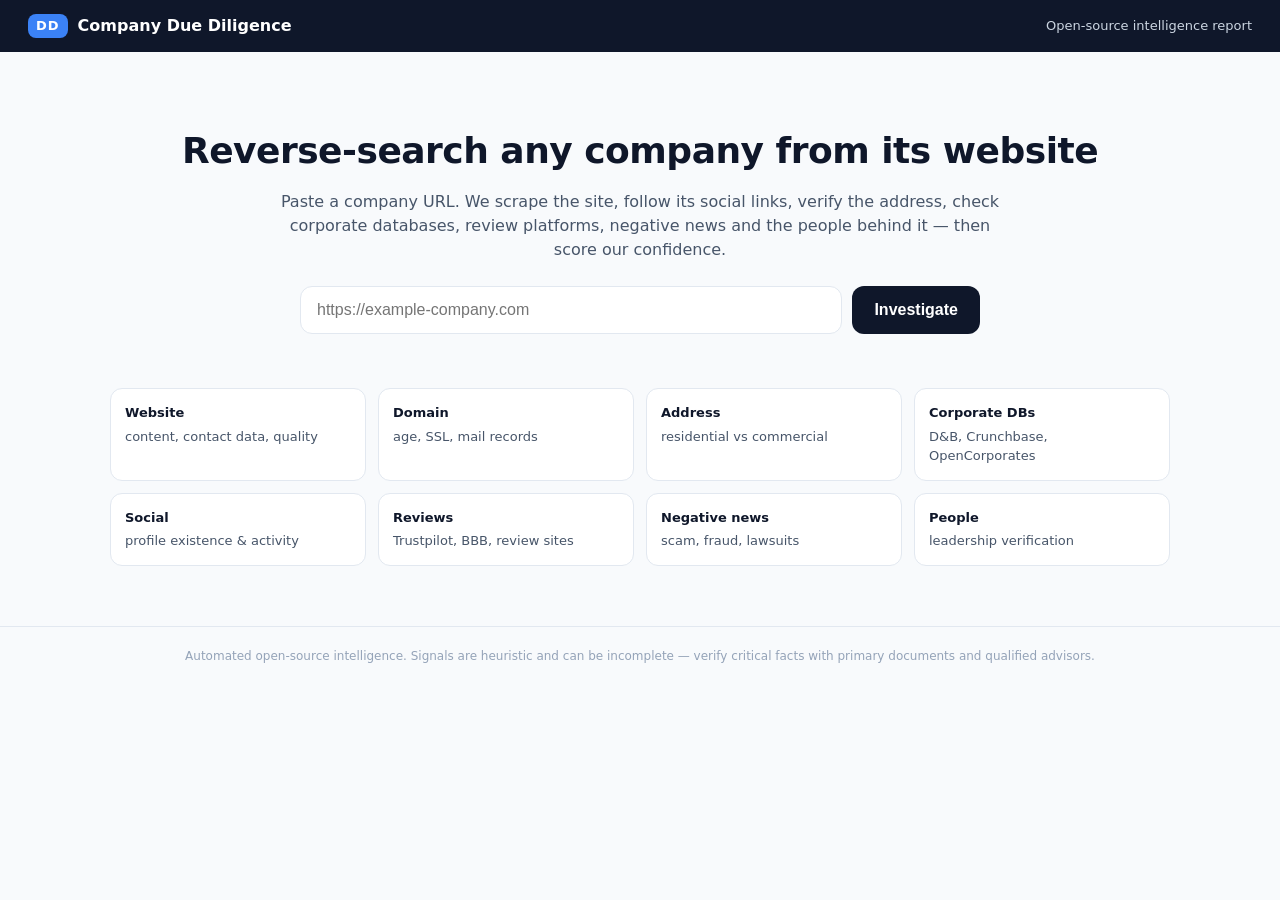
<file: webapp/frontend/index.html>
<!DOCTYPE html>
<html lang="en">
<head>
<meta charset="utf-8">
<meta name="viewport" content="width=device-width, initial-scale=1">
<title>Company Due Diligence — Reverse Search from a Website</title>
<link rel="stylesheet" href="styles.css">
</head>
<body>
<header class="topbar">
  <div class="brand"><span class="logo">DD</span> Company Due Diligence</div>
  <div class="tag">Open-source intelligence report</div>
</header>

<main id="app">
  <!-- Step 1: input -->
  <section id="view-input" class="view">
    <div class="hero">
      <h1>Reverse-search any company from its website</h1>
      <p>Paste a company URL. We scrape the site, follow its social links, verify the address, check corporate
        databases, review platforms, negative news and the people behind it — then score our confidence.</p>
      <form id="analyze-form" class="url-form">
        <input id="url-input" type="text" placeholder="https://example-company.com" autocomplete="off" required>
        <button type="submit">Investigate</button>
      </form>
      <p id="input-error" class="error" hidden></p>
    </div>
    <div class="signal-grid">
      <div class="signal"><b>Website</b>content, contact data, quality</div>
      <div class="signal"><b>Domain</b>age, SSL, mail records</div>
      <div class="signal"><b>Address</b>residential vs commercial</div>
      <div class="signal"><b>Corporate DBs</b>D&amp;B, Crunchbase, OpenCorporates</div>
      <div class="signal"><b>Social</b>profile existence &amp; activity</div>
      <div class="signal"><b>Reviews</b>Trustpilot, BBB, review sites</div>
      <div class="signal"><b>Negative news</b>scam, fraud, lawsuits</div>
      <div class="signal"><b>People</b>leadership verification</div>
    </div>
  </section>

  <!-- Step 2: progress -->
  <section id="view-progress" class="view" hidden>
    <div class="card progress-card">
      <h2>Investigating <span id="progress-url"></span></h2>
      <ol id="steps" class="steps"></ol>
      <p id="progress-error" class="error" hidden></p>
      <button id="cancel-btn" class="ghost">Start over</button>
    </div>
  </section>

  <!-- Step 3: report -->
  <section id="view-report" class="view" hidden></section>
</main>

<footer class="foot">Automated open-source intelligence. Signals are heuristic and can be incomplete — verify critical facts with primary documents and qualified advisors.</footer>
<script src="app.js"></script>
</body>
</html>
</file>
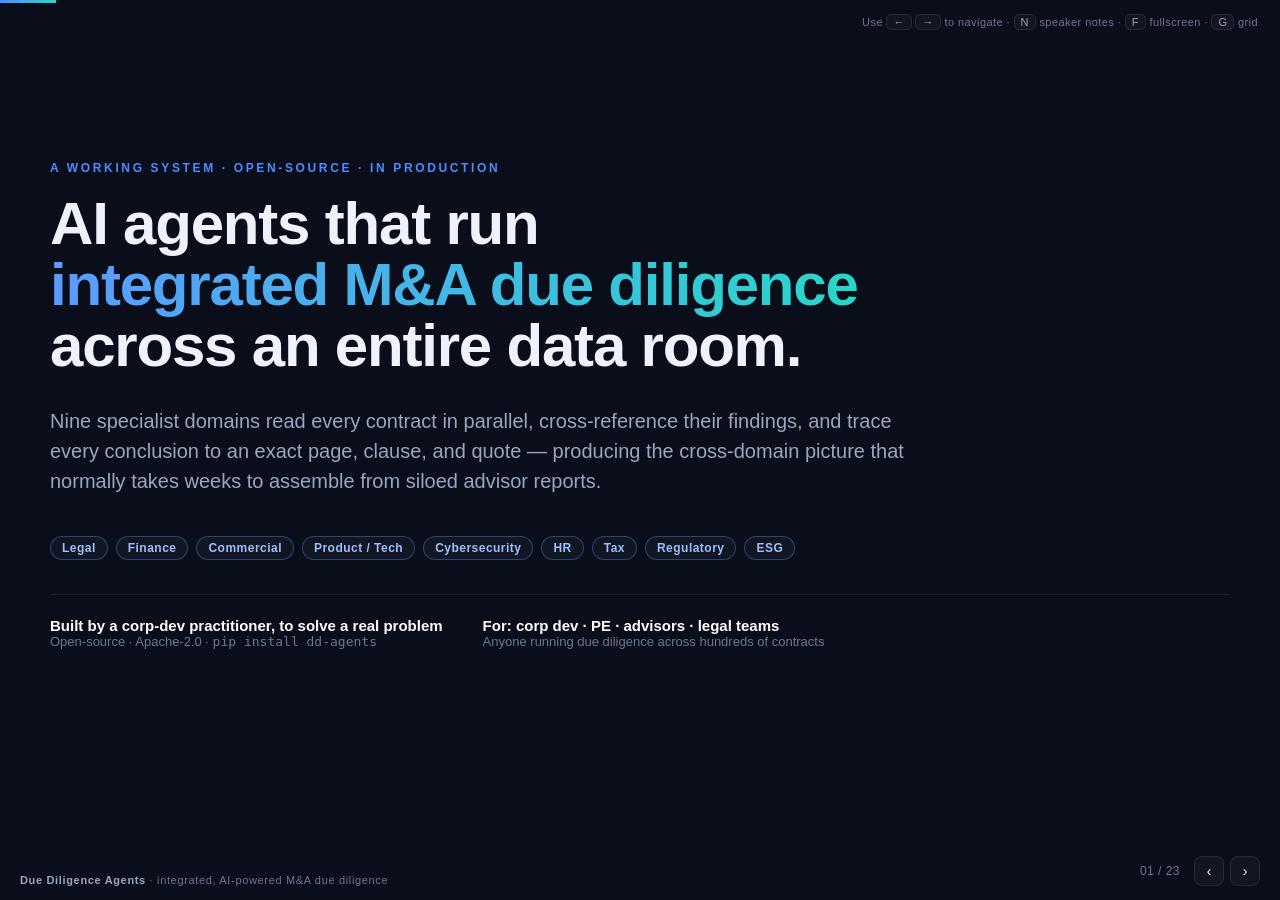
<file: docs/marketing/presentation.html>
<!DOCTYPE html>
<html lang="en">
<head>
<meta charset="UTF-8">
<meta name="viewport" content="width=device-width, initial-scale=1.0">
<title>Due Diligence Agents — Integrated, AI-Powered M&A Due Diligence</title>
<style>
  :root{
    --bg:#0a0e1a; --bg2:#0f1525; --ink:#eef2fb; --muted:#9aa6c0; --dim:#6b7794;
    --blue:#4f8cff; --cyan:#28d6c8; --green:#34d399; --amber:#f5b945; --red:#ff6b6b; --purple:#a78bfa;
    --line:rgba(255,255,255,.08); --card:rgba(255,255,255,.035); --cardline:rgba(255,255,255,.09);
    --maxw:1180px;
  }
  *{box-sizing:border-box;margin:0;padding:0}
  html,body{height:100%}
  body{
    background:var(--bg); color:var(--ink);
    font-family:-apple-system,BlinkMacSystemFont,"Segoe UI",Inter,Roboto,Helvetica,Arial,sans-serif;
    -webkit-font-smoothing:antialiased; overflow:hidden;
  }
  code,.mono{font-family:"SF Mono",ui-monospace,Menlo,Monaco,Consolas,monospace}

  /* ---------- deck mechanics ---------- */
  #deck{position:fixed;inset:0;overflow:hidden}
  .slide{
    position:absolute;inset:0;display:none;
    overflow-y:auto;overflow-x:hidden;
    padding:54px 48px 84px;
    animation:fade .35s ease;
  }
  .slide.active{display:block}
  @keyframes fade{from{opacity:0;transform:translateY(8px)}to{opacity:1;transform:none}}
  .wrap{max-width:var(--maxw);margin:0 auto}

  /* progress + chrome */
  #bar{position:fixed;top:0;left:0;height:3px;background:linear-gradient(90deg,var(--blue),var(--cyan));z-index:50;transition:width .35s ease}
  #hud{position:fixed;bottom:14px;right:20px;z-index:50;display:flex;gap:14px;align-items:center;
    font-size:12px;color:var(--dim)}
  #hud .nav{display:flex;gap:6px}
  #hud button{background:var(--card);border:1px solid var(--cardline);color:var(--ink);
    width:30px;height:30px;border-radius:8px;cursor:pointer;font-size:14px;transition:.15s}
  #hud button:hover{background:rgba(255,255,255,.1)}
  #counter{font-variant-numeric:tabular-nums;letter-spacing:.04em}
  #brandbug{position:fixed;bottom:14px;left:20px;z-index:50;font-size:11px;color:var(--dim);letter-spacing:.06em}
  #brandbug b{color:var(--muted);font-weight:600}

  /* speaker notes */
  #notes{position:fixed;left:0;right:0;bottom:0;z-index:60;
    background:rgba(8,11,20,.97);border-top:1px solid var(--line);
    backdrop-filter:blur(8px);
    max-height:42vh;overflow-y:auto;padding:18px 24px 22px;display:none;
    box-shadow:0 -20px 40px rgba(0,0,0,.5)}
  #notes.show{display:block}
  #notes h4{font-size:11px;letter-spacing:.18em;text-transform:uppercase;color:var(--cyan);margin-bottom:10px}
  #notes .body{font-size:15px;line-height:1.62;color:#cdd6ec;max-width:var(--maxw);margin:0 auto}
  #notes .body li{margin:5px 0 5px 18px}
  #notes .body strong{color:#fff}
  #notes .body em{color:var(--amber);font-style:normal}

  /* ---------- typography ---------- */
  .kicker{font-size:12px;letter-spacing:.22em;text-transform:uppercase;color:var(--blue);font-weight:700;margin-bottom:18px}
  .kicker.c{color:var(--cyan)} .kicker.g{color:var(--green)} .kicker.a{color:var(--amber)}
  .kicker.r{color:var(--red)} .kicker.p{color:var(--purple)}
  h1{font-size:60px;line-height:1.02;font-weight:800;letter-spacing:-.02em;margin-bottom:22px}
  h2{font-size:42px;line-height:1.06;font-weight:800;letter-spacing:-.015em;margin-bottom:14px}
  h3{font-size:21px;font-weight:700;margin-bottom:8px}
  .sub{font-size:20px;line-height:1.5;color:var(--muted);max-width:880px;margin-bottom:30px}
  .sub.tight{margin-bottom:18px}
  p{font-size:17px;line-height:1.6;color:#c6cfe6}
  .grad-b{background:linear-gradient(90deg,#5b9bff,#28d6c8);-webkit-background-clip:text;background-clip:text;color:transparent}
  .grad-g{background:linear-gradient(90deg,#34d399,#28d6c8);-webkit-background-clip:text;background-clip:text;color:transparent}
  .grad-a{background:linear-gradient(90deg,#f5b945,#ff8f6b);-webkit-background-clip:text;background-clip:text;color:transparent}
  .grad-p{background:linear-gradient(90deg,#a78bfa,#5b9bff);-webkit-background-clip:text;background-clip:text;color:transparent}

  /* ---------- layout helpers ---------- */
  .grid{display:grid;gap:18px}
  .g2{grid-template-columns:1fr 1fr}
  .g3{grid-template-columns:repeat(3,1fr)}
  .g4{grid-template-columns:repeat(4,1fr)}
  .card{background:var(--card);border:1px solid var(--cardline);border-radius:14px;padding:22px}
  .card.tint-b{border-color:rgba(79,140,255,.3);background:rgba(79,140,255,.06)}
  .card.tint-g{border-color:rgba(52,211,153,.28);background:rgba(52,211,153,.06)}
  .card.tint-a{border-color:rgba(245,185,69,.28);background:rgba(245,185,69,.06)}
  .card.tint-r{border-color:rgba(255,107,107,.28);background:rgba(255,107,107,.06)}
  .card.tint-p{border-color:rgba(167,139,250,.28);background:rgba(167,139,250,.06)}
  .card h3{font-size:18px}
  .card p{font-size:15px;color:var(--muted);line-height:1.55}
  .card .lead{font-size:14px;color:var(--dim);letter-spacing:.04em;text-transform:uppercase;font-weight:700;margin-bottom:10px}

  .stat{font-size:50px;font-weight:800;letter-spacing:-.02em;line-height:1}
  .stat.b{color:var(--blue)} .stat.c{color:var(--cyan)} .stat.g{color:var(--green)}
  .stat.a{color:var(--amber)} .stat.r{color:var(--red)} .stat.p{color:var(--purple)}
  .statlbl{font-size:13px;color:var(--muted);margin-top:8px;line-height:1.4}

  .pill{display:inline-block;font-size:12px;font-weight:700;letter-spacing:.04em;
    padding:4px 11px;border-radius:999px;border:1px solid var(--cardline);background:var(--card);color:var(--muted)}
  .pill.b{color:#9cc0ff;border-color:rgba(79,140,255,.4)}
  .pill.g{color:#8ef0c8;border-color:rgba(52,211,153,.4)}
  .pill.a{color:#ffd98a;border-color:rgba(245,185,69,.4)}
  .pill.r{color:#ffb0b0;border-color:rgba(255,107,107,.4)}
  .pill.p{color:#cdb8ff;border-color:rgba(167,139,250,.4)}

  ul.clean{list-style:none}
  ul.clean li{position:relative;padding-left:24px;margin:11px 0;font-size:16px;line-height:1.5;color:#c6cfe6}
  ul.clean li::before{content:"";position:absolute;left:4px;top:9px;width:7px;height:7px;border-radius:2px;background:var(--blue)}
  ul.clean.g li::before{background:var(--green)} ul.clean.a li::before{background:var(--amber)}
  ul.clean.r li::before{background:var(--red)} ul.clean.p li::before{background:var(--purple)}
  ul.clean li b{color:#fff}

  .flowstep{display:flex;gap:14px;align-items:flex-start;margin:13px 0}
  .flowstep .n{flex:none;width:30px;height:30px;border-radius:8px;background:var(--card);border:1px solid var(--cardline);
    display:flex;align-items:center;justify-content:center;font-size:13px;font-weight:700;color:var(--cyan)}
  .flowstep .t{font-size:16px;font-weight:700;color:#fff;margin-bottom:2px}
  .flowstep .d{font-size:14px;color:var(--muted);line-height:1.45}

  /* architecture flow diagram */
  .flow{display:flex;flex-direction:column;align-items:center;gap:0;background:#070b14;border:1px solid var(--line);border-radius:14px;padding:20px 24px}
  .flow-node{width:100%;max-width:760px;text-align:center;border-radius:10px;padding:11px 18px;font-size:15px;color:#dde5f5;border:1px solid var(--cardline);background:var(--card)}
  .flow-node b{color:#fff;font-weight:700;letter-spacing:.01em}
  .flow-node .fn-sub{display:block;font-size:12.5px;color:var(--dim);margin-top:3px;letter-spacing:.01em}
  .flow-node .fn-note{font-size:13px;color:var(--dim)}
  .flow-node .fn-note::before{content:"← "}
  .flow-node.input{border-color:rgba(40,214,200,.35);background:rgba(40,214,200,.07)}
  .flow-node.input .fn-sub{color:#7fd9d0}
  .flow-node.orch{border-color:rgba(245,185,69,.45);background:rgba(245,185,69,.09);max-width:820px}
  .flow-node.orch b{color:var(--amber)}
  .flow-node.orch .fn-sub{color:#e8c98a}
  .flow-node.step.purple{border-color:rgba(167,139,250,.32);background:rgba(167,139,250,.07);max-width:820px}
  .flow-node.step.purple b{color:#cdb8ff}
  .flow-node.output{border-color:rgba(52,211,153,.4);background:rgba(52,211,153,.1);color:#8ef0c8;font-weight:700;max-width:420px}
  .flow-arr{color:var(--dim);font-size:13px;line-height:1.2;padding:7px 0;display:flex;align-items:center;gap:9px}
  .flow-arr .fn-note{color:var(--muted);font-size:13px}
  .flow-chips{display:flex;flex-wrap:wrap;justify-content:center;gap:7px;max-width:820px}
  .flow-chips .fc{font-size:13px;font-weight:600;color:#9cc0ff;padding:6px 13px;border-radius:8px;
    border:1px solid rgba(79,140,255,.32);background:rgba(79,140,255,.08)}

  .codebox{background:#070b14;border:1px solid var(--line);border-radius:12px;padding:18px 20px;font-size:14px;line-height:1.7;color:#cfe3ff;overflow-x:auto;white-space:pre-wrap}
  .codebox .cm{color:#5d6b88}
  .codebox .k{color:var(--purple)}
  .codebox .s{color:var(--green)}
  .codebox .r{color:var(--red)}
  .codebox .a{color:var(--amber)}

  .callout{border-left:3px solid var(--blue);background:rgba(79,140,255,.07);border-radius:0 12px 12px 0;padding:16px 20px;margin-top:18px}
  .callout.g{border-color:var(--green);background:rgba(52,211,153,.07)}
  .callout.a{border-color:var(--amber);background:rgba(245,185,69,.07)}
  .callout.r{border-color:var(--red);background:rgba(255,107,107,.07)}
  .callout.p{border-color:var(--purple);background:rgba(167,139,250,.07)}
  .callout .lbl{font-size:11px;letter-spacing:.16em;text-transform:uppercase;font-weight:700;color:var(--blue);margin-bottom:7px}
  .callout.g .lbl{color:var(--green)} .callout.a .lbl{color:var(--amber)}
  .callout.r .lbl{color:var(--red)} .callout.p .lbl{color:var(--purple)}
  .callout p{font-size:16px;color:#dde5f5}
  .callout p b{color:#fff}

  table.t{width:100%;border-collapse:collapse;font-size:14.5px}
  table.t th{text-align:left;font-size:11px;letter-spacing:.1em;text-transform:uppercase;color:var(--dim);
    padding:9px 12px;border-bottom:1px solid var(--line);font-weight:700}
  table.t td{padding:11px 12px;border-bottom:1px solid var(--line);color:#cbd4ea;vertical-align:top;line-height:1.4}
  table.t tr:last-child td{border-bottom:none}
  table.t td b{color:#fff}
  table.t .dom{font-weight:700;color:#fff;white-space:nowrap}

  .shot{width:100%;border-radius:12px;border:1px solid var(--cardline);display:block;box-shadow:0 24px 60px rgba(0,0,0,.5)}
  .shotcap{font-size:13px;color:var(--dim);margin-top:10px;text-align:center}

  .domgrid{display:grid;grid-template-columns:repeat(3,1fr);gap:12px}
  .dom-card{border:1px solid var(--cardline);border-radius:12px;padding:15px 16px;background:var(--card);border-left-width:4px}
  .dom-card h4{font-size:15px;font-weight:700;margin-bottom:5px;color:#fff}
  .dom-card p{font-size:12.5px;color:var(--muted);line-height:1.42}

  .two{display:grid;grid-template-columns:1.05fr .95fr;gap:36px;align-items:center}
  .two.rev{grid-template-columns:.95fr 1.05fr}
  @media(max-width:900px){.two,.two.rev{grid-template-columns:1fr}}

  .tag-row{display:flex;flex-wrap:wrap;gap:8px;margin:8px 0 0}

  .big-quote{font-size:30px;line-height:1.3;font-weight:700;letter-spacing:-.01em;color:#fff;max-width:920px}
  .big-quote .grad-b,.big-quote .grad-a,.big-quote .grad-g{font-weight:800}

  .hint{position:fixed;top:16px;right:22px;z-index:50;font-size:11px;color:var(--dim);letter-spacing:.04em}
  .hint kbd{background:var(--card);border:1px solid var(--cardline);border-radius:5px;padding:1px 6px;font-family:inherit;color:var(--muted)}

  .agentbadge{display:inline-flex;align-items:center;gap:7px;font-size:13px;font-weight:600;color:#dde5f5;
    padding:5px 11px;border-radius:8px;background:var(--card);border:1px solid var(--cardline)}
  .dot{width:9px;height:9px;border-radius:50%;flex:none}

  .lim{display:grid;grid-template-columns:1fr 1fr;gap:14px}
  .lim .row{display:flex;gap:12px;align-items:flex-start}
  .lim .row .ic{flex:none;font-size:15px;color:var(--amber);font-weight:800;width:18px}

  hr.sp{border:none;height:1px;background:var(--line);margin:22px 0}
  .small{font-size:13px;color:var(--dim)}
  .center{text-align:center}
</style>
</head>
<body>
<div id="bar"></div>
<div class="hint">Use <kbd>←</kbd> <kbd>→</kbd> to navigate · <kbd>N</kbd> speaker notes · <kbd>F</kbd> fullscreen · <kbd>G</kbd> grid</div>

<div id="deck">

<!-- ============ 1 · COVER ============ -->
<section class="slide active">
  <div class="wrap" style="display:flex;flex-direction:column;justify-content:center;min-height:78vh">
    <div class="kicker">A working system · open-source · in production</div>
    <h1>AI agents that run<br><span class="grad-b">integrated M&A due diligence</span><br>across an entire data room.</h1>
    <p class="sub" style="margin-top:8px">Nine specialist domains read every contract in parallel, cross-reference their findings, and trace every conclusion to an exact page, clause, and quote — producing the cross-domain picture that normally takes weeks to assemble from siloed advisor reports.</p>
    <div class="tag-row" style="margin-top:10px">
      <span class="pill b">Legal</span><span class="pill b">Finance</span><span class="pill b">Commercial</span>
      <span class="pill b">Product / Tech</span><span class="pill b">Cybersecurity</span><span class="pill b">HR</span>
      <span class="pill b">Tax</span><span class="pill b">Regulatory</span><span class="pill b">ESG</span>
    </div>
    <hr class="sp" style="margin:34px 0 22px">
    <div style="display:flex;gap:40px;flex-wrap:wrap;align-items:center">
      <div><div style="font-size:15px;color:#fff;font-weight:700">Built by a corp-dev practitioner, to solve a real problem</div><div class="small">Open-source · Apache-2.0 · <span class="mono">pip install dd-agents</span></div></div>
      <div><div style="font-size:15px;color:#fff;font-weight:700">For: corp dev · PE · advisors · legal teams</div><div class="small">Anyone running due diligence across hundreds of contracts</div></div>
    </div>
  </div>
</section>

<!-- ============ 2 · 60-SECOND VERSION ============ -->
<section class="slide">
  <div class="wrap">
    <div class="kicker c">The 60-second version</div>
    <h2>What this is, before we go deep.</h2>
    <p class="sub tight">If you remember three things from this conversation:</p>
    <div class="grid g3" style="margin-top:8px">
      <div class="card tint-b">
        <div class="stat b">1</div>
        <h3 style="margin-top:14px">It connects the dots advisors don't</h3>
        <p>Legal, Finance, Commercial, Tech all flag the <i>same</i> counterparty separately. This automatically links a change-of-control clause (Legal) to the revenue concentrated under it (Finance) to the key-person who owns it (HR) — one compound risk, not four disconnected memos.</p>
      </div>
      <div class="card tint-g">
        <div class="stat g">2</div>
        <h3 style="margin-top:14px">Every finding is provable</h3>
        <p>No "the AI thinks." Each finding carries the source file, page, section, and a verbatim quote — verified against the actual document. Unverifiable claims are auto-downgraded. It's built to survive an IC and a regulator, not to impress a demo.</p>
      </div>
      <div class="card tint-a">
        <div class="stat a">3</div>
        <h3 style="margin-top:14px">It accelerates your team — doesn't replace advisors</h3>
        <p>First-read across hundreds of contracts in hours instead of weeks; standardized across every deal you screen. Your counsel and bankers still sign the conclusions — they just start from a cross-referenced map instead of a blank page.</p>
      </div>
    </div>
    <div class="callout">
      <div class="lbl">Output</div>
      <p>One run produces an <b>interactive HTML report</b> (Go/No-Go verdict → action items → domain detail → full evidence), a <b>14-sheet Excel workbook</b> for downstream modeling, and <b>per-finding JSON</b> with citations. Open it offline in a browser. Filter to "P0 only" and share the URL with the deal team.</p>
    </div>
  </div>
</section>

<!-- ============ 3 · WHY I BUILT IT ============ -->
<section class="slide">
  <div class="wrap">
    <div class="kicker">Why this exists</div>
    <h2>I built it to solve my own problem.</h2>
    <div class="two" style="margin-top:24px">
      <div>
        <p style="font-size:19px;line-height:1.6;color:#dde5f5">As a corp-dev lead, I'd spend <b style="color:#fff">weeks assembling the cross-domain picture</b> from siloed advisor reports. Legal, financial, and commercial teams all flagged the same target independently — with nobody connecting the dots.</p>
        <p style="font-size:19px;line-height:1.6;color:#dde5f5;margin-top:18px">A termination clause in one contract and a revenue-concentration risk in the <i>same</i> counterparty would sit in two separate workstreams — if they were flagged at all.</p>
        <div class="callout p" style="margin-top:24px">
          <div class="lbl">The realization</div>
          <p>The analysis wasn't the hard part. <b>The integration was.</b> Nine workstreams, hundreds of documents, no shared index, no cross-reference, and a clock that keeps compressing. That's a systems problem — and systems problems have engineering answers.</p>
        </div>
      </div>
      <div>
        <div class="card">
          <div class="lead">What a real run looks like</div>
          <ul class="clean">
            <li><b>200+ counterparties</b> across a single target's contract base</li>
            <li><b>400–500 documents</b> — PDFs, Word, Excel, scans, images</li>
            <li><b>9 domains × every document</b>, in parallel</li>
            <li>Thousands of raw findings → <b>filtered to what's material</b></li>
            <li>Every survivor <b>traced to a page and a quote</b></li>
          </ul>
          <hr class="sp">
          <p class="small">This isn't a prototype. It's an open-source package (<span class="mono">pip install dd-agents</span>), 60k+ lines, 4,000+ tests, strict-typed, Apache-2.0 — running on real deal data rooms.</p>
        </div>
      </div>
    </div>
  </div>
</section>

<!-- ============ 4 · THE INDUSTRY PROBLEM ============ -->
<section class="slide">
  <div class="wrap">
    <div class="kicker r">The industry problem you already live</div>
    <h2>DD runs in silos. The clock keeps shrinking. The cost is sunk either way.</h2>
    <div class="grid g4" style="margin-top:26px">
      <div class="card"><div class="stat r">31%</div><div class="statlbl">of M&amp;A failures trace back to due-diligence shortcomings <span class="small">(HBR / McKinsey / KPMG)</span></div></div>
      <div class="card"><div class="stat a">6→3 wks</div><div class="statlbl">DD timelines compressing — same scope, half the time</div></div>
      <div class="card"><div class="stat b">1–3%</div><div class="statlbl">corp-dev screen-to-close rate; 200–1,000+ screened/yr, DD cost sunk on every deal that dies</div></div>
      <div class="card"><div class="stat g">74→95%</div><div class="statlbl">AI contract-analysis accuracy with clause-aware prompting <span class="small">(Addleshaw Goddard, 510 contracts)</span></div></div>
    </div>
    <div class="grid g2" style="margin-top:20px">
      <div class="card tint-b">
        <div class="lead">Demand is already here</div>
        <p style="font-size:16px"><b style="color:#fff">86%</b> of M&amp;A organizations have integrated GenAI into deal workflows (Deloitte 2025). Roughly half of practitioners now use AI in DD specifically (Bain). ~<b style="color:#fff">$4.9T</b> in 2025 deal activity, AI cited as rationale in a third of the 100 largest deals (PwC).</p>
      </div>
      <div class="card tint-a">
        <div class="lead">But the tools are fragmented</div>
        <p style="font-size:16px">Existing tools are <b style="color:#fff">single-domain and legal-centric</b> (Luminance, Kira/Litera, Harvey), single-function (VDRs, CLM), or a build-it-yourself GenAI framework. <b style="color:#fff">None do multi-domain forensic DD with adversarial cross-validation</b> across all nine workstreams. That gap is what this fills.</p>
      </div>
    </div>
  </div>
</section>

<!-- ============ 5 · WHAT GETS ANALYZED (9 DOMAINS) ============ -->
<section class="slide">
  <div class="wrap">
    <div class="kicker">What gets analyzed</div>
    <h2>Nine specialist lenses — each a domain expert, not a generalist.</h2>
    <p class="sub tight">Every document is read by all nine in parallel. Each carries deep, deal-aware domain logic (e.g. Legal disaggregates change-of-control into five distinct subtypes). Enable/disable any of them per deal in config.</p>
    <div class="domgrid" style="margin-top:8px">
      <div class="dom-card" style="border-left-color:#4f8cff"><h4>⚖️ Legal</h4><p>Change-of-control (5 subtypes), anti-assignment, termination rights, IP ownership &amp; freedom-to-operate, indemnities, liability caps, governance graph</p></div>
      <div class="dom-card" style="border-left-color:#34d399"><h4>💰 Finance</h4><p>Revenue cross-referencing (flags &gt;5% ARR mismatch), revenue decomposition, unit economics (CAC/LTV/NRR/GRR), pricing compliance, insurance program</p></div>
      <div class="dom-card" style="border-left-color:#f5b945"><h4>📊 Commercial</h4><p>Renewals, churn, SLA &amp; service-credit exposure, customer concentration (&gt;30% flag), MFN clauses, supply-chain &amp; operational capacity</p></div>
      <div class="dom-card" style="border-left-color:#a78bfa"><h4>🛠️ Product / Tech</h4><p>DPA analysis, SOC 2 / ISO 27001, technical SLAs, integration &amp; migration complexity, data portability, technical debt, vendor lock-in</p></div>
      <div class="dom-card" style="border-left-color:#28d6c8"><h4>🔒 Cybersecurity</h4><p>Breach history, identity &amp; access, encryption, incident response (MTTD/MTTR), vuln management, third-party risk, cyber insurance</p></div>
      <div class="dom-card" style="border-left-color:#ff6b6b"><h4>👥 HR / People</h4><p>Comp &amp; benefits liabilities, key-talent retention, CoC acceleration / golden parachutes, labor &amp; union exposure, succession, classification</p></div>
      <div class="dom-card" style="border-left-color:#5b9bff"><h4>🧾 Tax</h4><p>Income tax, transfer pricing, NOLs &amp; §382, sales/use nexus, international &amp; deal-structure tax, provisions, controversy</p></div>
      <div class="dom-card" style="border-left-color:#8ef0c8"><h4>📋 Regulatory</h4><p>License transferability, antitrust (HSR/EU, HHI), data-privacy regulation, AML/sanctions, government contracts, sector rules</p></div>
      <div class="dom-card" style="border-left-color:#ffd98a"><h4>🌱 ESG</h4><p>Environmental contamination, permits, climate/carbon (Scope 1/2/3), hazardous materials, ESG governance &amp; disclosure (CSRD/TCFD)</p></div>
    </div>
    <div class="callout"><div class="lbl">Extensible</div><p>External specialists plug in via a Python entry-point — no core changes. Three built-in extensions already exist: Insurance→Finance, Operations→Commercial, IP-Deep→Legal.</p></div>
  </div>
</section>

<!-- ============ 6 · WHO IT'S FOR / DEAL SHAPES ============ -->
<section class="slide">
  <div class="wrap">
    <div class="kicker p">Who this is for</div>
    <h2>Built for the serial, programmatic acquirer — across very different risk shapes.</h2>
    <p class="sub tight">A small in-house team running many deals a year. Different targets, different data rooms — but the same nine workstreams every time. That's the exact profile where a standardized, repeatable DD engine compounds in value.</p>
    <div class="two" style="margin-top:6px">
      <div>
        <table class="t">
          <tr><th>Deal shape</th><th>Where the risk concentrates</th></tr>
          <tr><td class="dom">AI / IP-heavy target</td><td>Model IP &amp; data rights, open-source exposure, DPAs, cross-border tax</td></tr>
          <tr><td class="dom">Public-company carve-out</td><td>SEC-grade scrutiny, regulatory clearance (CFIUS/HSR), ARR quality</td></tr>
          <tr><td class="dom">VC-backed SaaS</td><td>Customer concentration, churn, retention, revenue quality</td></tr>
          <tr><td class="dom">Regulated fintech / health</td><td>Financial-crime / AML / sector compliance, license transferability</td></tr>
          <tr><td class="dom">Platform / bolt-on</td><td>Commercial commitments, contract assignment, integration</td></tr>
        </table>
        <p class="small" style="margin-top:12px">Each row is a <i>different</i> data-room shape — but the same nine domains, run the same disciplined way.</p>
      </div>
      <div>
        <div class="card tint-p">
          <div class="lead">The fit, in one line</div>
          <p style="font-size:17px;color:#dde5f5">Your repeating DD workstreams <b style="color:#fff">are this tool's nine agents.</b></p>
          <hr class="sp">
          <ul class="clean p">
            <li><b>AI / IP deals:</b> Product/Tech agent on model IP, data rights, DPAs, open-source exposure</li>
            <li><b>CCaaS / SaaS:</b> Finance + Commercial on ARR quality, churn, customer concentration, at-risk revenue</li>
            <li><b>Regulated targets:</b> Regulatory agent on AML/sanctions, license transferability</li>
            <li><b>Cross-border deals:</b> Tax agent on transfer pricing &amp; structure; Regulatory on CFIUS/HSR filings</li>
            <li><b>Public carve-outs:</b> citation-grade audit trail that holds up to SEC scrutiny</li>
          </ul>
        </div>
      </div>
    </div>
  </div>
</section>

<!-- ============ 7 · THE REPORT (DASHBOARD SHOT) ============ -->
<section class="slide">
  <div class="wrap">
    <div class="kicker c">Let me show you the output first</div>
    <h2>The deal lead gets the answer in 30 seconds — then drills down.</h2>
    <div class="two rev" style="margin-top:18px">
      <div>
        <img class="shot" src="screenshots/01-executive-dashboard.png" alt="Executive dashboard with Go/No-Go verdict, key takeaways, severity distribution">
        <div class="shotcap">Layer 1 — the decision zone, visible on load. Verdict + narrative + 9-domain risk strip + open items.</div>
      </div>
      <div>
        <h3 style="color:var(--cyan)">Progressive disclosure, four layers</h3>
        <div class="flowstep"><div class="n">1</div><div><div class="t">Decision</div><div class="d">Go / Conditional Go / Proceed-with-Conditions / No-Go, with a narrative explaining <i>why</i>, top deal-breakers, and revenue exposure.</div></div></div>
        <div class="flowstep"><div class="n">2</div><div><div class="t">Actions</div><div class="d">Recommendations grouped Pre-close → 30d → 90d → Long-term, each with owner, effort, and the finding it ties to.</div></div></div>
        <div class="flowstep"><div class="n">3</div><div><div class="t">Domains</div><div class="d">Nine domain cards + the cross-domain correlation matrix + deep dives.</div></div></div>
        <div class="flowstep"><div class="n">4</div><div><div class="t">Evidence</div><div class="d">Every finding, sortable, with file/page/quote. Nothing is asserted without it.</div></div></div>
        <div class="callout c"><p><b>Self-contained &amp; offline.</b> One HTML file, zero network calls, XSS-safe. Filter to "P0 only," and the URL itself encodes the filter — share it with the deal team.</p></div>
      </div>
    </div>
  </div>
</section>

<!-- ============ 8 · CROSS-DOMAIN SYNTHESIS ============ -->
<section class="slide">
  <div class="wrap">
    <div class="kicker p">The single biggest differentiator</div>
    <h2>It finds the risk that <span class="grad-p">lives between domains</span>.</h2>
    <div class="two" style="margin-top:18px">
      <div>
        <p style="font-size:18px;color:#dde5f5">A change-of-control clause is a Legal finding. The <b style="color:#fff">$2.4M ARR concentrated under that customer</b> is a Finance finding. The <b style="color:#fff">key account-owner with no successor</b> is an HR finding. Three teams, three memos, three workstreams.</p>
        <p style="font-size:18px;color:#dde5f5;margin-top:16px">This system recognizes they're <b style="color:#fff">the same compound risk on the same counterparty</b> — and escalates it accordingly.</p>
        <div class="card tint-p" style="margin-top:18px">
          <div class="lead">Compound severity escalation</div>
          <ul class="clean p">
            <li>Two P2s on the same entity across domains → <b>escalate to P1</b></li>
            <li>P1 + P2 on the same entity across domains → <b>escalate to P0</b></li>
            <li>3+ domains flagging the same entity → <b>P1 minimum</b></li>
          </ul>
        </div>
      </div>
      <div>
        <img class="shot" src="screenshots/03-cross-domain-synthesis.png" alt="Cross-domain synthesis showing compound risks across entity domains">
        <div class="shotcap">Compound-risk cards + domain-interaction matrix. The picture that used to take weeks to assemble manually.</div>
      </div>
    </div>
  </div>
</section>

<!-- ============ 9 · ARCHITECTURE OVERVIEW ============ -->
<section class="slide">
  <div class="wrap">
    <div class="kicker">How it works — the architecture</div>
    <h2>A Python pipeline drives the agents. The agents are workers, not decision-makers.</h2>
    <p class="sub tight">38 deterministic steps, 5 blocking quality gates. This control inversion is the whole ballgame — and the reason it's reliable enough for deal work.</p>
    <div class="flow" style="margin-top:6px">
      <div class="flow-node input">Data Room <span class="fn-sub">PDFs · Word · Excel · scanned images</span></div>
      <div class="flow-arr">▼ <span class="fn-note">extract · classify subjects · resolve entities · score document precedence</span></div>
      <div class="flow-node orch"><b>PYTHON ORCHESTRATOR</b> <span class="fn-sub">38-step state machine · 5 blocking gates · checkpoint / resume</span></div>
      <div class="flow-arr">▼ <span class="fn-note">9 specialists run in parallel</span></div>
      <div class="flow-chips">
        <span class="fc">Legal</span><span class="fc">Finance</span><span class="fc">Commercial</span><span class="fc">Product/Tech</span><span class="fc">Cyber</span><span class="fc">HR</span><span class="fc">Tax</span><span class="fc">Regulatory</span><span class="fc">ESG</span>
      </div>
      <div class="flow-arr">▼</div>
      <div class="flow-node step purple"><b>Cross-Domain Triggers</b> <span class="fn-note">symbolic rules, no LLM</span></div>
      <div class="flow-arr">▼</div>
      <div class="flow-node step purple"><b>Judge</b> <span class="fn-note">adversarial spot-check · re-spawn if weak</span></div>
      <div class="flow-arr">▼</div>
      <div class="flow-node step purple"><b>Merge · Dedup · Numerical Audit</b> <span class="fn-note">deterministic Python</span></div>
      <div class="flow-arr">▼</div>
      <div class="flow-node step purple"><b>Executive Synthesis</b> <span class="fn-note">Go/No-Go · severity calibration</span></div>
      <div class="flow-arr">▼</div>
      <div class="flow-node output">HTML + Excel + JSON</div>
    </div>
    <div class="callout a"><div class="lbl">Why Python-on-top, not "an agent that orchestrates"</div><p>The orchestrator can't skip a step, miscount, or proceed past a failed gate, because <b>it isn't an LLM</b> — it's code. Agents are invoked at specific steps; their output is validated by Python before the pipeline advances. Resume from any checkpoint after a failure.</p></div>
  </div>
</section>

<!-- ============ 10 · ENFORCEMENT PARADOX ============ -->
<section class="slide">
  <div class="wrap">
    <div class="kicker r">The hard lesson behind that design</div>
    <h2>Telling an LLM "you MUST" is a suggestion, not a control.</h2>
    <div class="two" style="margin-top:20px">
      <div>
        <p style="font-size:18px;color:#dde5f5">An earlier version let the LLM run the whole pipeline from a prose spec. On a real ~200-counterparty deal, we did a retrospective on the failures.</p>
        <div class="card tint-r" style="margin-top:18px">
          <div class="lead">All 17 quality failures were the same kind</div>
          <ul class="clean r">
            <li>Agents <b>skipped counterparties</b> (28 of 34 outputs produced)</li>
            <li>Produced <b>aggregate summaries</b> instead of per-subject analysis</li>
            <li><b>Fabricated citations</b> — quotes not in the source</li>
            <li><b>Missed gap detection</b> for missing referenced docs</li>
            <li>Generated <b>counts that didn't add up</b></li>
            <li>The orchestrating LLM <b>skipped its own blocking gates</b></li>
          </ul>
        </div>
      </div>
      <div>
        <div class="callout"><div class="lbl">The enforcement paradox</div><p style="font-size:17px">The LLM that's <i>told</i> to follow the rules is also the entity that <i>decides</i> whether to follow them. Markdown emphasis — "MUST", "BLOCKING", "CRITICAL" — has zero enforcement power.</p></div>
        <div class="callout g" style="margin-top:18px"><div class="lbl">The fix</div><p style="font-size:17px">Invert control. <b>Python enforces flow. Hooks enforce output format. Validation gates are <span class="mono">if/else</span> in code.</b> Coverage is verified by counting files on disk. Numbers are re-derived from source. The LLM does analysis; it never decides whether quality passed.</p></div>
        <p class="small" style="margin-top:16px">This is the difference between an impressive demo and a system a deal team can put its name on.</p>
      </div>
    </div>
  </div>
</section>

<!-- ============ 11 · ANTI-HALLUCINATION / CITATIONS ============ -->
<section class="slide">
  <div class="wrap">
    <div class="kicker g">The trust layer · citation verification</div>
    <h2>Every claim is proven against the source — or it doesn't survive.</h2>
    <p class="sub tight">When an agent says "termination right in Section 12.3," the system independently confirms that quote actually exists. This is what separates analysis from hallucination.</p>
    <div class="grid" style="grid-template-columns:1.1fr .9fr;gap:30px;margin-top:4px">
      <div>
        <div class="flowstep"><div class="n">1</div><div><div class="t">Exact page match</div><div class="d">Search the cited page. Whitespace normalized to absorb PDF column-layout artifacts.</div></div></div>
        <div class="flowstep"><div class="n">2</div><div><div class="t">Adjacent pages ±1</div><div class="d">Catches cross-page quotes and off-by-one page errors from extraction.</div></div></div>
        <div class="flowstep"><div class="n">3</div><div><div class="t">Full-document fuzzy match (≥80%)</div><div class="d">OCR'd text never matches exactly — <span class="mono">rapidfuzz</span> partial-ratio catches reformatted quotes.</div></div></div>
        <div class="flowstep"><div class="n">4</div><div><div class="t">Cross-file search</div><div class="d">Quote not in the cited file? Search all of that counterparty's docs and <b style="color:#fff">auto-correct the file attribution</b>.</div></div></div>
      </div>
      <div>
        <div class="card tint-g">
          <div class="lead">Defense in depth — layered</div>
          <ul class="clean g">
            <li><b>Structured output</b> validated against a schema; malformed output rejected on write</li>
            <li><b>Mandatory citations</b> — file, page, section, exact quote</li>
            <li><b>"NOT_FOUND" escape valve</b> — tell the model to write a gap instead of inventing</li>
            <li><b>Adversarial Judge</b> re-checks high-severity claims</li>
            <li><b>Deterministic numerical audit</b> re-derives the report's headline counts and re-checks P0/P1 quote fidelity against source</li>
            <li><b>Output-side tamper scan</b> flags prompt-injection in documents as a P1 finding</li>
          </ul>
        </div>
        <div class="callout g"><p><b>The single biggest unlock:</b> giving the model an explicit way to say <span class="mono">NOT_FOUND</span> and write a gap. Without that escape valve, models fabricate rather than admit ignorance. With it, hallucination drops sharply.</p></div>
      </div>
    </div>
  </div>
</section>

<!-- ============ 12 · NEUROSYMBOLIC TRIGGERS ============ -->
<section class="slide">
  <div class="wrap">
    <div class="kicker p">Neurosymbolic cross-domain analysis</div>
    <h2>Deterministic rules decide <span class="grad-p">when</span> a finding needs a second domain's eyes.</h2>
    <p class="sub tight">After the first pass, symbolic rules — <b>no LLM, fully auditable</b> — fire when one domain's finding has implications in another. Each fired rule spawns a focused second-pass analysis, scoped to only the cited contracts, with full provenance.</p>
    <table class="t" style="margin-top:4px">
      <tr><th>If this domain finds…</th><th>…ask this domain to</th><th></th></tr>
      <tr><td class="dom">Finance: revenue recognition issue</td><td>Legal</td><td>verify contract enforceability — ASC 606 rights, delivery criteria, clawbacks</td></tr>
      <tr><td class="dom">Legal: change-of-control risk</td><td>Finance</td><td>quantify revenue at risk if CoC terminates; acceleration; ARR/TCV impact</td></tr>
      <tr><td class="dom">Legal: termination-for-convenience</td><td>Finance</td><td>calculate at-risk remaining contract value &amp; committed vs uncommitted revenue</td></tr>
      <tr><td class="dom">Legal: IP ownership dispute</td><td>Product/Tech</td><td>assess which systems depend on the disputed IP; migration cost</td></tr>
      <tr><td class="dom">Product/Tech: cross-border data flow</td><td>Legal</td><td>verify DPA compliance — SCCs/adequacy, GDPR Art. 28, breach notice</td></tr>
      <tr><td class="dom">Commercial: SLA / service-credit risk</td><td>Finance</td><td>quantify max annual service-credit liability &amp; recurring-revenue impact</td></tr>
      <tr><td class="dom">Finance: pricing anomaly</td><td>Commercial</td><td>validate vs rate cards, volume commitments, renewal &amp; competitive benchmarks</td></tr>
    </table>
    <div class="callout p"><div class="lbl">Why this matters</div><p><b>LLMs are for judgment; code is for control.</b> The rules are pattern-matched on finding category + severity + keywords — deterministic, logged, budget-bounded (≈$5/deal cap on second-pass work). You can audit exactly why every cross-domain check fired.</p></div>
  </div>
</section>

<!-- ============ 13 · ENTITY RESOLUTION + PRECEDENCE ============ -->
<section class="slide">
  <div class="wrap">
    <div class="kicker">The invisible foundations</div>
    <h2>Two problems that, unsolved, make every downstream finding wrong.</h2>
    <div class="g2 grid" style="margin-top:20px">
      <div class="card tint-b">
        <div class="lead">Entity resolution — 6-pass cascade</div>
        <p style="margin-bottom:12px">"IBM", "International Business Machines", and subsidiary "Red Hat" — same entity in your analysis? If the system can't resolve that, consolidation breaks.</p>
        <ul class="clean">
          <li><b>1 Exact</b> · <b>2 Normalized</b> (strip Inc/Corp/LLC)</li>
          <li><b>3 Alias</b> lookup (config-driven)</li>
          <li><b>4 Fuzzy</b> token-sort (88% long / 95% short names)</li>
          <li><b>5 TF-IDF cosine</b> for transpositions</li>
          <li><b>6 Parent-child</b> hierarchy + learned matches</li>
        </ul>
        <p class="small" style="margin-top:12px">Counter-intuitive guard: names ≤5 chars never fuzzy-match — otherwise "Inc." matches everything. Every match is logged for audit.</p>
      </div>
      <div class="card tint-a">
        <div class="lead">Document precedence — which version governs</div>
        <p style="margin-bottom:12px">A data room has v1, v2_draft, v2_signed, MSA_final, MSA_executed. And an MSA governs every Order Form beneath it — until an Order Form says <i>"notwithstanding…"</i> and the child overrides the parent.</p>
        <ul class="clean a">
          <li><b>Version chains:</b> signed/executed rank 10 → draft 2 → superseded 1</li>
          <li><b>Folder tiers:</b> /Executed/ outranks /Drafts/</li>
          <li><b>Composite score:</b> version 40% · folder 30% · recency 30%</li>
          <li><b>Governance graph</b> (NetworkX): amendment chains, cascade impact, conflict detection — deterministic traversal, not LLM</li>
        </ul>
        <p class="small" style="margin-top:12px">CoC-impact query across 200 contracts resolves in ~50ms. The graph decides how clauses interact; the LLM only reads what each one says.</p>
      </div>
    </div>
  </div>
</section>

<!-- ============ 14 · SEVERITY CALIBRATION ============ -->
<section class="slide">
  <div class="wrap">
    <div class="kicker g">The judgment you'd expect from a partner</div>
    <h2>Same clause. Different deal. Different severity.</h2>
    <p class="sub tight">A raw AI flags every change-of-control clause as critical. But the <i>deal structure</i> decides what's actually material — and that context flows through the whole pipeline.</p>
    <div class="g2 grid" style="margin-top:4px">
      <div class="card tint-r">
        <div class="lead">Asset purchase</div>
        <ul class="clean r">
          <li><b>P0</b> — anti-assignment blocks transfer; get consent or lose the customer</li>
          <li><b>P1</b> — shared-services agreement must be replicated; no transition plan</li>
        </ul>
      </div>
      <div class="card tint-g">
        <div class="lead">Stock purchase — same clauses</div>
        <ul class="clean g">
          <li><b>P3</b> — legal entity doesn't change; no assignment occurs. Routine.</li>
          <li><b>P3</b> — intercompany obligations eliminated at closing. Not a risk.</li>
        </ul>
      </div>
    </div>
    <div class="callout"><div class="lbl">One severity authority — deterministic and auditable</div>
      <p>Final severity is decided <b>once</b>, by code, not scattered across the pipeline: the agent's call → deterministic recalibration of known false positives (termination-for-convenience capped at P2; competitor-only CoC → P3) → your own per-deal overrides. Every finding carries its <span class="mono">severity_source</span> and the full chain, so an IC or auditor sees exactly why each clause landed where it did. A safety bound means a user override can never silently bury a genuine deal-breaker.</p>
    </div>
    <p class="small" style="margin-top:14px">The twist seasoned people catch: some contracts treat ownership change as a "deemed assignment," so anti-assignment can trigger even in a stock deal. That's why CoC is disaggregated into five subtypes — to catch exactly this.</p>
  </div>
</section>

<!-- ============ 15 · NOISE + JUDGE ============ -->
<section class="slide">
  <div class="wrap">
    <div class="kicker a">Signal vs noise · the adversarial check</div>
    <h2>Most of what AI finds is noise. The work is killing it.</h2>
    <div class="two" style="margin-top:18px">
      <div>
        <p style="font-size:17px;color:#dde5f5">Nine agents across hundreds of documents produce <b style="color:#fff">thousands of findings.</b> Without classification, the real risks drown.</p>
        <div class="flowstep"><div class="n">1</div><div><div class="t">Noise filter</div><div class="d">"extraction failed," "binary file" — process artifacts, not findings. Removed.</div></div></div>
        <div class="flowstep"><div class="n">2</div><div><div class="t">Data-quality filter</div><div class="d">"records unavailable" — real gaps, but not material risks. Routed to an appendix.</div></div></div>
        <div class="flowstep"><div class="n">3</div><div><div class="t">Material findings</div><div class="d">What survives both filters. These drive the verdict.</div></div></div>
      </div>
      <div>
        <div class="card tint-g">
          <div class="lead">The Judge — adversarial QA</div>
          <p style="margin-bottom:10px">A separate agent spot-checks findings with <b style="color:#fff">accusatory framing</b> — "this finding appears fabricated; prove it with a direct quote." (Polite "please double-check" prompts had near-zero effect; accusatory framing improved accuracy ~9% in the research.)</p>
          <ul class="clean g">
            <li>Risk-based sampling: <b>P0 100% · P1 20% · P2 10%</b></li>
            <li>Scored across 5 weighted dimensions; threshold 70/100</li>
            <li>Weak agents <b>re-spawned</b> for a second round</li>
          </ul>
        </div>
        <div class="callout g"><p><b>Know when to stop using LLMs.</b> Validation, dedup, and audit were moved from an LLM to deterministic Python — quality went up, cost went to zero, and every failure now has a stack trace.</p></div>
      </div>
    </div>
  </div>
</section>

<!-- ============ 16 · QUALITY GATES / FAIL-CLOSED ============ -->
<section class="slide">
  <div class="wrap">
    <div class="kicker r">Fail-closed by design</div>
    <h2>Better to produce nothing than unreliable output.</h2>
    <p class="sub tight">Five blocking gates halt the pipeline on failure — they don't just log a warning nobody reads. If it can't meet the bar, it stops and tells you why.</p>
    <div class="grid g3" style="margin-top:6px">
      <div class="card"><div class="lead" style="color:var(--red)">Gate · Extraction</div><p>Halts if document text extraction systemically fails.</p></div>
      <div class="card"><div class="lead" style="color:var(--red)">Gate · Coverage</div><p>Every counterparty must be analyzed by every agent. Auto-respawn for gaps.</p></div>
      <div class="card"><div class="lead" style="color:var(--red)">Gate · Numerical audit</div><p>Source traceability, count re-derivation, cross-source &amp; cross-format consistency, plus financial-citation and quote-fidelity checks.</p></div>
      <div class="card"><div class="lead" style="color:var(--red)">Gate · QA audit</div><p>18 structural checks — manifests, citations, domain coverage, report sheets.</p></div>
      <div class="card"><div class="lead" style="color:var(--red)">Gate · Post-generation</div><p>Excel must match the numerical manifest cell-for-cell before release.</p></div>
      <div class="card tint-r"><div class="lead">Agent guardrails</div><p>Path-locked to the output dir. 50+ blocked shell patterns. Turn limits with hard kill. Agents have tools, not shell freedom.</p></div>
    </div>
    <div class="callout r"><p>Plus <b>31 Definition-of-Done checks</b> at the end and atomic, read-only handling of your data room — the tool <b>never modifies your files</b>, sends nothing home, and writes only to a separate <span class="mono">_dd/</span> directory.</p></div>
  </div>
</section>

<!-- ============ 16b · CUSTOMIZE THE ANALYSTS (NO CODE) ============ -->
<section class="slide">
  <div class="wrap">
    <div class="kicker p">Make it your firm's playbook — no code</div>
    <h2>Tune what each analyst looks for. You can add guidance; you can't remove a safety rule.</h2>
    <p class="sub tight">An M&amp;A lead can adapt the nine specialists to a deal or a house style by editing <b>markdown</b> — not Python. Drop a file per agent, or inherit a deal-type profile.</p>
    <div class="two" style="margin-top:4px">
      <div>
        <div class="codebox" style="font-size:13px">
<span class="cm"># dd-config/agents/legal.md</span>
<span class="a">---</span>
<span class="a">agent:</span> legal
<span class="a">extends:</span> saas        <span class="cm"># inherit a deal-type profile</span>
<span class="a">---</span>
<span class="s">## Persona (replaces default)</span>
Prioritize change-of-control and IP chain-of-title.
<span class="s">## Additional Focus Areas</span>
- open-source copyleft exposure
- EU data-residency commitments
<span class="s">## Severity Overrides</span>
- change_of_control: P1
        </div>
      </div>
      <div>
        <div class="card tint-p">
          <div class="lead">Inspect &amp; audit any agent — read-only</div>
          <ul class="clean p">
            <li><span class="mono">dd-agents agents list</span> — every specialist + status</li>
            <li><span class="mono">describe</span> — its persona, focus, severity rules, safety floor</li>
            <li><span class="mono">validate</span> — lint your config, fail-closed</li>
            <li><span class="mono">preview</span> — the exact prompt the model will receive</li>
          </ul>
        </div>
        <div class="callout p"><div class="lbl">Governed by design</div><p>Bundled deal-type profiles (<span class="mono">saas</span>, <span class="mono">regulated-fintech</span>, …) compose with one merge rule. A <b>non-removable safety floor</b> — citation mandate, anti-fabrication, anti-tampering — is always appended last, so no customization can weaken the controls.</p></div>
      </div>
    </div>
  </div>
</section>

<!-- ============ 17 · KNOWLEDGE COMPOUNDING ============ -->
<section class="slide">
  <div class="wrap">
    <div class="kicker">Institutional memory</div>
    <h2>Every run is smarter than the last.</h2>
    <div class="two rev" style="margin-top:18px">
      <div>
        <div class="card tint-b">
          <div class="lead">Deal Knowledge Base — compounds across runs</div>
          <ul class="clean">
            <li><b>Entity profiles &amp; clause summaries</b> — enriched each run</li>
            <li><b>Contradiction tracking</b> — "Company X says 2-yr retention; Contract Y says 5"</li>
            <li><b>Finding lineage</b> via SHA-256 fingerprint — tracked across runs even when wording changes (active → resolved → recurring)</li>
            <li><b>Append-only chronicle</b> — every run, search, annotation, timestamped</li>
            <li><b>Next run's prompts</b> include prior context, known contradictions, finding history</li>
          </ul>
        </div>
      </div>
      <div>
        <p style="font-size:19px;line-height:1.55;color:#dde5f5">Run&nbsp;1 finds the risk. <b style="color:#fff">Run&nbsp;2 knows the context</b>, catches what changed, and flags new contradictions.</p>
        <p style="font-size:19px;line-height:1.55;color:#dde5f5;margin-top:16px">The system develops institutional memory — <b style="color:#fff">like an analyst who remembers every deal they've ever worked on.</b></p>
        <div class="callout p"><div class="lbl">For a serial acquirer</div><p>Across a deal pipeline this means: re-screening a target you looked at two years ago starts from what you already learned; recurring counterparties (shared customers, common vendors) carry forward; and post-close, the same engine re-runs to track whether flagged risks were remediated.</p></div>
      </div>
    </div>
  </div>
</section>

<!-- ============ 18 · MODES / WHAT IT CAN DO ============ -->
<section class="slide">
  <div class="wrap">
    <div class="kicker c">What it can do — beyond the full run</div>
    <h2>Different jobs, one engine.</h2>
    <div class="grid g2" style="margin-top:14px">
      <div class="card tint-g"><div class="lead">Full pipeline</div><h3>Integrated due diligence</h3><p>All 9 domains, cross-referenced, 5 gates, HTML + Excel + JSON. The deep run for an active target.</p><div class="mono small" style="margin-top:10px;color:var(--green)">dd-agents run deal-config.json</div></div>
      <div class="card tint-a"><div class="lead">Quick scan · minutes</div><h3>Red-flag triage</h3><p>GREEN / YELLOW / RED across 8 deal-killer categories — litigation, IP gaps, undisclosed contracts, key-person, restatements, regulatory, customer concentration, debt covenants. A first read before you commit resources.</p><div class="mono small" style="margin-top:10px;color:var(--amber)">run --quick-scan --model-profile economy</div></div>
      <div class="card tint-b"><div class="lead">Targeted search</div><h3>Ask every contract one question</h3><p>"Does this require consent on change of control? YES/NO/NOT_ADDRESSED." → Excel with answers, citations, verification scores. The prompts file is plain JSON any lawyer can write.</p><div class="mono small" style="margin-top:10px;color:var(--blue)">dd-agents search prompts.json</div></div>
      <div class="card tint-p"><div class="lead">Post-run</div><h3>Chat · query · portfolio</h3><p>Multi-turn chat with memory over the findings; one-shot Q&amp;A; track and <b>compare risk across multiple deals</b>; export PDF; data-room quality assessment before you even start.</p><div class="mono small" style="margin-top:10px;color:var(--purple)">dd-agents chat · portfolio compare</div></div>
    </div>
    <div class="callout c"><p><b>Deployment:</b> runs entirely on your machine or your cloud (Anthropic API <i>or</i> AWS Bedrock). Docker image, Homebrew, or pip. No telemetry, no phone-home — important for confidential deal data.</p></div>
  </div>
</section>

<!-- ============ 19 · COST ============ -->
<section class="slide">
  <div class="wrap">
    <div class="kicker">Economics</div>
    <h2>Every API call is a deal cost — so cost control is built into the architecture.</h2>
    <div class="two" style="margin-top:20px">
      <div>
        <div class="card">
          <div class="lead">Right model for the right task</div>
          <div class="codebox" style="border:none;padding:0;background:none">
<span class="cm"># Three model profiles: economy / standard / premium</span>
Extraction &amp; triage:   <span class="s">Haiku</span>   <span class="cm">($0.80 / M in)</span>
Specialist analysis:   <span class="a">Sonnet</span>  <span class="cm">($3 / M in)</span>
Executive synthesis:   <span class="r">Opus</span>    <span class="cm">($15 / M in) — only where it matters</span>
          </div>
        </div>
        <div class="callout"><p>Per-agent and per-step cost tracking. <b>Hard budget limits that halt the pipeline.</b> Cross-domain second-pass work is capped (≈$5/deal default). You see the estimated cost <i>before</i> the run.</p></div>
      </div>
      <div>
        <div class="card tint-g">
          <div class="lead">Why this matters for M&amp;A</div>
          <p style="font-size:17px;color:#dde5f5">In a deal, pipeline cost shows up on <i>someone's</i> fee schedule. With intelligent cost management at every layer, the run cost stays manageable even for large data rooms.</p>
          <hr class="sp">
          <p style="font-size:17px;color:#dde5f5">The point isn't "cheaper than advisors." It's <b style="color:#fff">invaluable alongside them — additive to insight, not to the fee burden.</b> A first-read that makes the expensive hours count.</p>
        </div>
        <p class="small" style="margin-top:14px">Open-source, Apache-2.0 — no per-seat license, no SaaS subscription. The only marginal cost is the LLM tokens, on your own provider account.</p>
      </div>
    </div>
  </div>
</section>

<!-- ============ 20 · LIMITATIONS ============ -->
<section class="slide">
  <div class="wrap">
    <div class="kicker a">Where I'm honest about the edges</div>
    <h2>Current limitations.</h2>
    <p class="sub tight">A seasoned M&amp;A person will ask this anyway — so here it is straight.</p>
    <div class="lim" style="margin-top:6px">
      <div class="card">
        <div class="row"><div class="ic">→</div><div><h3 style="font-size:16px">It accelerates advisors; it doesn't replace them</h3><p class="small" style="margin-top:4px">Legal, financial, and regulatory <i>conclusions</i> still belong to qualified professionals. The tool produces analysis they build on — IC memos, negotiation checklists, integration plans.</p></div></div>
      </div>
      <div class="card">
        <div class="row"><div class="ic">→</div><div><h3 style="font-size:16px">Contract / document due diligence</h3><p class="small" style="margin-top:4px">It analyzes what's in the data room. It doesn't do management interviews, site visits, customer calls, or live financial-audit work.</p></div></div>
      </div>
      <div class="card">
        <div class="row"><div class="ic">→</div><div><h3 style="font-size:16px">Garbage in, gaps out — by design</h3><p class="small" style="margin-top:4px">Extraction is the hard 80%. Truly unreadable scans degrade gracefully (it flags a gap rather than guessing), but quality depends on data-room quality.</p></div></div>
      </div>
      <div class="card">
        <div class="row"><div class="ic">→</div><div><h3 style="font-size:16px">English-first; multilingual via OCR</h3><p class="small" style="margin-top:4px">Strongest on English contracts. 100+ language OCR is supported, but non-English legal nuance is less battle-tested.</p></div></div>
      </div>
      <div class="card">
        <div class="row"><div class="ic">→</div><div><h3 style="font-size:16px">Tuned at ~200–500 docs / ~50–200 subjects</h3><p class="small" style="margin-top:4px">File-based, no database. Excellent at typical deal scale; a mega-deal with tens of thousands of docs would want a different storage tier.</p></div></div>
      </div>
      <div class="card">
        <div class="row"><div class="ic">→</div><div><h3 style="font-size:16px">A power tool, not a turnkey SaaS</h3><p class="small" style="margin-top:4px">It's a CLI / open-source package. It assumes a technical operator to run it and a deal professional to interpret. That's also why it's adaptable to <i>your</i> playbook.</p></div></div>
      </div>
    </div>
  </div>
</section>

<!-- ============ 21 · WHERE THIS GOES ============ -->
<section class="slide">
  <div class="wrap">
    <div class="kicker p">Where this goes</div>
    <h2>From "interesting" to a standard part of the deal machine.</h2>
    <div class="grid g3" style="margin-top:14px">
      <div class="card tint-b"><div class="lead">Screening &amp; triage</div><p>Run quick-scan on every target that reaches data-room stage. Standardize the first read so the team spends expensive hours only where red flags warrant it — compounding across the hundreds of targets a corp-dev team screens each year.</p></div>
      <div class="card tint-g"><div class="lead">A house playbook (today)</div><p>Encode your severity rules, deal-type logic, and focus areas once as reusable <span class="mono">dd-config/</span> markdown profiles — then every deal is diligenced the same way, with the buyer-thesis "Acquirer Intelligence" agent mapping findings to your integration priorities.</p></div>
      <div class="card tint-a"><div class="lead">Audit-ready by default</div><p>Every finding carries its source quote, severity chain, and a config/prompt-version fingerprint. The report shows the exact analyst configuration it ran under — so an IC or regulator can trace any conclusion end-to-end.</p></div>
      <div class="card tint-p"><div class="lead">Cross-deal portfolio view</div><p>Compare risk profiles across targets you're weighing; carry institutional memory between runs; re-run post-close to track whether flagged risks were remediated.</p></div>
      <div class="card tint-r"><div class="lead">Private &amp; on your terms</div><p>Self-hosted, runs on the Anthropic API or AWS Bedrock, no telemetry. Confidential deal data never leaves your environment — a hard requirement you can't get from most SaaS DD tools.</p></div>
      <div class="card"><div class="lead">Open to collaboration</div><p>It's open source for a reason. The most useful directions come from people who run more deals than I do — which domains matter most, what the IC wants to see first. That feedback shapes where this goes next.</p></div>
    </div>
  </div>
</section>

<!-- ============ 22 · CLOSE ============ -->
<section class="slide">
  <div class="wrap" style="display:flex;flex-direction:column;justify-content:center;min-height:74vh">
    <div class="kicker g">The takeaway</div>
    <div class="big-quote">The gap between an AI demo and a system a deal team can <span class="grad-g">put its name on</span> is entirely engineering.</div>
    <p class="sub" style="margin-top:24px">74% → 95% accuracy came from extraction, chunking, citation verification, deterministic gates, and cross-domain synthesis — not from a bigger model. That discipline is what makes this usable for real M&amp;A.</p>
    <div class="grid g3" style="margin-top:10px;max-width:880px">
      <div class="card"><div class="lead">Try it live</div><p class="small">Interactive sample report — no install:<br><span class="mono" style="color:var(--cyan)">zoharbabin.com/due-diligence-agents/sample-report/</span></p></div>
      <div class="card"><div class="lead">The code</div><p class="small"><span class="mono">pip install dd-agents</span><br>Apache-2.0 · 4,000+ tests · open source</p></div>
      <div class="card tint-p"><div class="lead">Next step</div><p class="small">A working session on a real (or synthetic) data room — a live run, end-to-end.</p></div>
    </div>
    <hr class="sp" style="margin:30px 0 18px">
    <p style="font-size:16px;color:var(--muted)">These patterns aren't M&amp;A-specific — they apply to any system doing cross-document analysis at scale: contract review, compliance, research synthesis, knowledge management.</p>
  </div>
</section>

</div><!-- /deck -->

<!-- grid overlay -->
<div id="gridview" style="position:fixed;inset:0;z-index:70;background:rgba(6,9,16,.97);display:none;overflow-y:auto;padding:40px"></div>

<div id="hud">
  <span id="counter">01 / 22</span>
  <div class="nav"><button id="prev" aria-label="Previous">‹</button><button id="next" aria-label="Next">›</button></div>
</div>
<div id="brandbug"><b>Due Diligence Agents</b> · integrated, AI-powered M&amp;A due diligence</div>

<div id="notes">
  <h4>Speaker notes</h4>
  <div class="body" id="notesBody"></div>
</div>

<script>
const slides=[...document.querySelectorAll('.slide')];
const total=slides.length;
let i=0;

// ---- speaker notes (one per slide) — generic presenter guidance ----
const NOTES=[
`<strong>Open warm, not salesy.</strong> Position yourself as a practitioner who built this to solve a real problem — not a vendor.
<ul><li>Anchor the one line: <em>nine domains read every contract in parallel, cross-reference, and trace everything to a page and a quote.</em></li><li>Set expectation: "I'll show you the output first, then go as deep as you want on how it works — stop me anywhere."</li></ul>`,

`<strong>The safety net if you only get 60 seconds of attention.</strong> Land the three pillars: (1) connects the dots across domains, (2) every finding is provable, (3) accelerates the team, doesn't replace advisors.
<ul><li>The compounding-risk example (CoC → revenue → key-person) is the emotional hook for an M&A person — they've lived that fragmentation.</li><li>Say the "does not replace advisors" disclaimer out loud — it builds trust with a sophisticated audience.</li></ul>`,

`<strong>Make it personal and credible.</strong> Not a vendor — a practitioner who got annoyed enough to build the fix.
<ul><li>"The analysis was never the hard part — the <em>integration</em> was." Reframes it as a systems/engineering problem, which is exactly what it is.</li><li>Drop the scale numbers (200+ counterparties, 400-500 docs) so the audience knows it's tested on real volume, not toy data.</li></ul>`,

`<strong>These are numbers the audience lives.</strong> Don't lecture; validate.
<ul><li>The 31% DD-failure stat and timeline compression resonate with anyone who's run deals.</li><li>Key strategic point: today's tools are single-domain/legal-centric. <em>Nobody does multi-domain forensic DD with cross-validation.</em> That's the white space.</li></ul>`,

`<strong>Walk the nine quickly — don't read every card.</strong> Pick the 2-3 most relevant to the audience's deal types.
<ul><li>Use Legal's "5 change-of-control subtypes" as proof these are real domain experts, not a generic prompt.</li><li>Mention config-driven enable/disable — domain set is tunable per deal.</li></ul>`,

`<strong>Tailor this slide to the audience's deal shapes.</strong> Map their world to the nine agents.
<ul><li>The punchline: "Your repeating DD workstreams <em>are</em> this tool's nine agents." A serial acquirer with a small team is the ideal user.</li><li>Ask: "Does that match the shape of diligence you run?" — invite them in.</li></ul>`,

`<strong>Show, don't tell.</strong> Point at the screenshot. "Deal lead gets the verdict in 30 seconds, then drills down."
<ul><li>Emphasize progressive disclosure — decision-makers want the answer first, evidence on demand.</li><li>Offline + self-contained + shareable filtered URL = practical for confidential deal collaboration.</li><li>If they're engaged, offer to open the live sample report in the browser.</li></ul>`,

`<strong>This is THE differentiator — give it room.</strong> Everything else is table stakes; cross-domain synthesis is the moat.
<ul><li>Tell the CoC → at-risk ARR → key-person story as a narrative. "Three teams, three memos. This system says: one compound risk."</li><li>The escalation rules show it's principled, not vibes.</li></ul>`,

`<strong>Shift gears: "Now let me earn your trust on how it actually works."</strong>
<ul><li>The core idea: <em>Python drives, agents are workers.</em> The orchestrator is code, so it can't skip steps or fake a passing gate.</li><li>Don't over-explain the diagram; land "control inversion = reliability."</li></ul>`,

`<strong>The "enforcement paradox" is the most credible moment.</strong> It shows the lessons were learned the hard way.
<ul><li>Real retrospective, real deal, 17 failures — all instruction-following, not analytical.</li><li>"You can't tell an LLM 'you MUST' and call it a control." Engineers and skeptics both respect this.</li><li>The fix earns the right to be trusted with deal data.</li></ul>`,

`<strong>For an M&A audience, hallucination is THE objection. Pre-empt it.</strong>
<ul><li>"Every claim is proven against the source, or it doesn't survive." Walk the 4-scope search briefly.</li><li>The NOT_FOUND escape valve is the memorable insight — give the model a way to admit ignorance and it stops fabricating.</li></ul>`,

`<strong>The sophisticated bit — neurosymbolic.</strong> Frame it simply: "Deterministic rules decide <em>when</em> to ask a second domain; the LLM does the <em>analysis</em>."
<ul><li>Read 2-3 trigger rows that match the audience's deal types (CoC→Finance revenue-at-risk; cross-border data→Legal DPA).</li><li>"No LLM in the trigger logic — fully auditable, budget-capped." Auditability sells to M&A.</li></ul>`,

`<strong>The unglamorous foundations that make it real.</strong>
<ul><li>Entity resolution: the IBM/Red Hat example — "if you can't resolve this, every consolidated number is wrong."</li><li>Precedence/governance graph: the "notwithstanding..." override is something every M&A lawyer recognizes. ~50ms across 200 contracts.</li></ul>`,

`<strong>This slide proves M&A judgment, not just tech.</strong> Asset vs stock purchase, same clause, different severity.
<ul><li>This is where deal professionals lean in — it's exactly how a partner thinks.</li><li>The "deemed assignment" twist shows the system understands the nuance that catches juniors. Three calibration layers + full audit trail.</li></ul>`,

`<strong>Counter-intuitive but honest: most AI output is noise.</strong> The discipline is killing it.
<ul><li>Three-tier classification (noise → data-quality → material) + the Judge with accusatory framing.</li><li>"Know when to stop using LLMs" — moving validation to Python improved quality AND cut cost. Maturity signal.</li></ul>`,

`<strong>Fail-closed = trustworthy.</strong> "Better to produce nothing than unreliable output."
<ul><li>5 blocking gates + 31 DoD checks + read-only on the data room + no telemetry.</li><li>The privacy points (never modifies files, sends nothing home) matter enormously for confidential deals — say them clearly.</li></ul>`,

`<strong>Institutional memory — strong for a serial acquirer.</strong>
<ul><li>"Run 1 finds the risk; Run 2 knows the context." Like an analyst who remembers every deal.</li><li>Tie to the audience: re-screening old targets, recurring counterparties, post-close remediation tracking.</li></ul>`,

`<strong>Show the breadth of jobs it does.</strong> Don't dwell — let the audience pick what's interesting.
<ul><li>Quick-scan is the easiest entry point for high screening volume.</li><li>The plain-JSON search ("ask every contract one question") is something a legal team could use tomorrow.</li><li>Bedrock + on-prem + no telemetry closes the security loop again.</li></ul>`,

`<strong>Address cost head-on — deal people think in fee schedules.</strong>
<ul><li>Right-model-for-right-task; hard budget caps; cost estimate before the run.</li><li>The key line: "invaluable alongside advisors, not additive to the fee burden." Open-source = no license cost, just tokens on your own account.</li></ul>`,

`<strong>Volunteer the limits before they're probed — it builds more trust than hiding them.</strong>
<ul><li>Lead with "it accelerates advisors, doesn't replace them" — the audience needs to hear there's no overclaiming.</li><li>Be matter-of-fact about scope (doc DD, not site visits), scale, language. Honesty here makes everything else more believable.</li></ul>`,

`<strong>Make it concrete and collaborative — this is the ask.</strong>
<ul><li>Frame as "here's where this could fit" — screening, a house playbook, domain extensions, portfolio view, privacy.</li><li>End by genuinely asking for input — practitioners see more deal variety than the builder. Turn the pitch into a conversation about their needs.</li></ul>`,

`<strong>Close on the philosophy, then a clear next step.</strong>
<ul><li>"The gap between a demo and a trustworthy system is entirely engineering" — leaves them with the credibility note.</li><li>Concrete CTA: a working session on a real or synthetic data room, live end-to-end run.</li><li>Final line generalizes the patterns beyond M&A. Then stop talking and let them react.</li></ul>`
];

const counter=document.getElementById('counter');
const bar=document.getElementById('bar');
const notesBody=document.getElementById('notesBody');
const notesPanel=document.getElementById('notes');

function pad(n){return String(n).padStart(2,'0')}
function show(n){
  i=Math.max(0,Math.min(total-1,n));
  slides.forEach((s,idx)=>s.classList.toggle('active',idx===i));
  counter.textContent=pad(i+1)+' / '+pad(total);
  bar.style.width=((i+1)/total*100)+'%';
  notesBody.innerHTML=NOTES[i]||'';
  slides[i].scrollTop=0;
}
function nextS(){show(i+1)}
function prevS(){show(i-1)}

document.getElementById('next').onclick=nextS;
document.getElementById('prev').onclick=prevS;

// grid view
const gridview=document.getElementById('gridview');
function buildGrid(){
  gridview.innerHTML='<div style="max-width:1200px;margin:0 auto;display:grid;grid-template-columns:repeat(4,1fr);gap:14px">'+
    slides.map((s,idx)=>{
      const h=s.querySelector('h1,h2');
      const k=s.querySelector('.kicker');
      return `<button data-i="${idx}" style="text-align:left;cursor:pointer;background:rgba(255,255,255,.04);border:1px solid rgba(255,255,255,.1);border-radius:10px;padding:14px;color:#eef2fb;min-height:120px">
        <div style="font-size:10px;letter-spacing:.1em;color:#6b7794;margin-bottom:8px">${pad(idx+1)}</div>
        <div style="font-size:10px;letter-spacing:.12em;text-transform:uppercase;color:#4f8cff;margin-bottom:6px">${k?k.textContent:''}</div>
        <div style="font-size:14px;font-weight:700;line-height:1.25">${h?h.textContent:''}</div>
      </button>`;
    }).join('')+'</div>';
  gridview.querySelectorAll('button').forEach(b=>b.onclick=()=>{show(+b.dataset.i);toggleGrid(false)});
}
function toggleGrid(force){
  const open=force!==undefined?force:(gridview.style.display==='none');
  if(open){buildGrid();gridview.style.display='block'}else{gridview.style.display='none'}
}

document.addEventListener('keydown',e=>{
  if(e.key==='ArrowRight'||e.key==='PageDown'||e.key===' '){e.preventDefault();nextS()}
  else if(e.key==='ArrowLeft'||e.key==='PageUp'){e.preventDefault();prevS()}
  else if(e.key==='Home'){show(0)}
  else if(e.key==='End'){show(total-1)}
  else if(e.key.toLowerCase()==='n'){notesPanel.classList.toggle('show')}
  else if(e.key.toLowerCase()==='g'){toggleGrid()}
  else if(e.key.toLowerCase()==='f'){
    if(!document.fullscreenElement)document.documentElement.requestFullscreen();
    else document.exitFullscreen();
  }
  else if(e.key==='Escape'){toggleGrid(false)}
});

// touch / swipe
let tx=0;
document.addEventListener('touchstart',e=>tx=e.touches[0].clientX,{passive:true});
document.addEventListener('touchend',e=>{
  const dx=e.changedTouches[0].clientX-tx;
  if(Math.abs(dx)>60){dx<0?nextS():prevS()}
},{passive:true});

show(0);
</script>
</body>
</html>
</file>
<file: webapp/frontend/styles.css>
:root {
  --navy: #0f172a; --navy-light: #1e293b; --red: #ef4444; --yellow: #eab308; --green: #22c55e; --blue: #3b82f6;
  --bg: #f8fafc; --card: #fff; --bg-3: #f1f5f9; --text: #0f172a; --text-2: #475569; --muted: #94a3b8;
  --border: #e2e8f0; --radius: 12px;
}
* { box-sizing: border-box; }
body { margin: 0; font-family: Inter, system-ui, -apple-system, Segoe UI, Roboto, sans-serif; background: var(--bg); color: var(--text); line-height: 1.5; }
a { color: var(--blue); }
[hidden] { display: none !important; }

.topbar { display: flex; justify-content: space-between; align-items: center; padding: 14px 28px; background: var(--navy); color: #fff; }
.brand { font-weight: 700; display: flex; align-items: center; gap: 10px; }
.logo { background: var(--blue); border-radius: 8px; padding: 2px 8px; font-size: 13px; letter-spacing: 1px; }
.tag { font-size: 13px; color: #cbd5e1; }
main { max-width: 1100px; margin: 0 auto; padding: 32px 20px 60px; }
.foot { text-align: center; color: var(--muted); font-size: 12px; padding: 20px; border-top: 1px solid var(--border); }

/* input */
.hero { text-align: center; padding: 40px 0 24px; }
.hero h1 { font-size: 36px; margin: 0 0 12px; letter-spacing: -0.5px; }
.hero p { color: var(--text-2); max-width: 720px; margin: 0 auto 24px; }
.url-form { display: flex; gap: 10px; max-width: 680px; margin: 0 auto; }
.url-form input { flex: 1; padding: 14px 16px; font-size: 16px; border: 1px solid var(--border); border-radius: var(--radius); }
.url-form button, button.primary { padding: 14px 22px; font-size: 16px; font-weight: 600; background: var(--navy); color: #fff; border: 0; border-radius: var(--radius); cursor: pointer; }
button.ghost { background: transparent; border: 1px solid var(--border); color: var(--text-2); padding: 10px 16px; border-radius: 8px; cursor: pointer; }
.error { color: var(--red); font-weight: 600; margin-top: 12px; }
.signal-grid { display: grid; grid-template-columns: repeat(4, 1fr); gap: 12px; margin-top: 30px; }
.signal { background: var(--card); border: 1px solid var(--border); border-radius: var(--radius); padding: 14px; font-size: 13px; color: var(--text-2); }
.signal b { display: block; color: var(--text); margin-bottom: 4px; }

/* progress */
.card { background: var(--card); border: 1px solid var(--border); border-radius: var(--radius); padding: 24px; }
.progress-card { max-width: 720px; margin: 20px auto; }
.progress-card h2 { margin: 0 0 16px; font-size: 20px; word-break: break-all; }
.steps { list-style: none; padding: 0; margin: 0 0 16px; }
.steps li { display: flex; align-items: center; gap: 12px; padding: 10px 0; border-bottom: 1px solid var(--bg-3); }
.steps .dot { width: 22px; height: 22px; border-radius: 50%; display: grid; place-items: center; font-size: 12px; color: #fff; background: var(--border); flex: none; }
.steps .running .dot { background: var(--blue); animation: pulse 1s infinite; }
.steps .done .dot { background: var(--green); }
.steps .failed .dot { background: var(--red); }
.steps .label { flex: 1; font-weight: 500; }
.steps .detail { color: var(--muted); font-size: 13px; }
@keyframes pulse { 50% { opacity: .4; } }

/* report */
.report-head { display: grid; grid-template-columns: 1fr auto; gap: 24px; align-items: center; }
.report-head h1 { margin: 0 0 6px; font-size: 30px; }
.report-head .sub { color: var(--text-2); }
.report-head .sub a { word-break: break-all; }
.gauge { position: relative; width: 170px; height: 170px; }
.gauge svg { transform: rotate(-90deg); }
.gauge .num { position: absolute; inset: 0; display: grid; place-items: center; text-align: center; }
.gauge .num b { font-size: 44px; line-height: 1; }
.gauge .num span { font-size: 12px; color: var(--muted); }
.verdict { display: inline-block; font-weight: 700; padding: 6px 14px; border-radius: 999px; color: #fff; margin-top: 8px; }
.v-green { background: var(--green); } .v-yellow { background: var(--yellow); color: #422006; } .v-red { background: var(--red); }
.headline { margin-top: 14px; color: var(--text-2); }
.flags { display: flex; gap: 8px; flex-wrap: wrap; margin-top: 10px; }
.flag { font-size: 12px; font-weight: 600; padding: 4px 10px; border-radius: 6px; }
.flag.red { background: #fee2e2; color: #991b1b; } .flag.yellow { background: #fef9c3; color: #854d0e; }

.cats { display: grid; grid-template-columns: repeat(4, 1fr); gap: 14px; margin: 24px 0; }
.cat { background: var(--card); border: 1px solid var(--border); border-radius: var(--radius); padding: 16px; cursor: pointer; transition: box-shadow .15s; }
.cat:hover { box-shadow: 0 4px 14px rgba(15,23,42,.08); }
.cat .top { display: flex; justify-content: space-between; align-items: center; }
.cat .light { width: 12px; height: 12px; border-radius: 50%; }
.light.green { background: var(--green); } .light.yellow { background: var(--yellow); } .light.red { background: var(--red); }
.cat h3 { margin: 8px 0 4px; font-size: 14px; }
.cat .score { font-size: 24px; font-weight: 700; }
.cat .weight { font-size: 11px; color: var(--muted); }
.bar { height: 6px; background: var(--bg-3); border-radius: 3px; margin-top: 8px; overflow: hidden; }
.bar i { display: block; height: 100%; }
.bar .green { background: var(--green); } .bar .yellow { background: var(--yellow); } .bar .red { background: var(--red); }

.section { background: var(--card); border: 1px solid var(--border); border-radius: var(--radius); margin-bottom: 14px; }
.section > header { display: flex; align-items: center; gap: 12px; padding: 16px 20px; cursor: pointer; user-select: none; }
.section > header h2 { margin: 0; font-size: 17px; flex: 1; }
.section > header .chev { color: var(--muted); transition: transform .2s; }
.section.open > header .chev { transform: rotate(90deg); }
.section .body { display: none; padding: 0 20px 20px; border-top: 1px solid var(--bg-3); }
.section.open .body { display: block; }
.reasons { margin: 12px 0 0; padding-left: 18px; color: var(--text-2); }
.reasons li { margin: 4px 0; }
.kv { display: grid; grid-template-columns: 180px 1fr; gap: 6px 16px; margin-top: 12px; font-size: 14px; }
.kv dt { color: var(--muted); } .kv dd { margin: 0; word-break: break-word; }
table { width: 100%; border-collapse: collapse; margin-top: 12px; font-size: 14px; }
th, td { text-align: left; padding: 8px 10px; border-bottom: 1px solid var(--bg-3); vertical-align: top; }
th { color: var(--muted); font-weight: 600; font-size: 12px; text-transform: uppercase; }
.pill { display: inline-block; padding: 2px 8px; border-radius: 6px; font-size: 12px; font-weight: 600; }
.pill.ok { background: #dcfce7; color: #166534; } .pill.warn { background: #fef9c3; color: #854d0e; } .pill.bad { background: #fee2e2; color: #991b1b; } .pill.na { background: var(--bg-3); color: var(--text-2); }
.hit { padding: 10px 12px; border-left: 3px solid var(--red); background: #fff7f7; margin-top: 8px; font-size: 14px; border-radius: 0 8px 8px 0; }
.hit small { color: var(--text-2); display: block; }
.kw { font-size: 11px; color: #991b1b; font-weight: 600; text-transform: uppercase; }
.actions { display: flex; gap: 10px; margin: 20px 0; }
.method { font-size: 13px; color: var(--text-2); }
.method code { background: var(--bg-3); padding: 1px 5px; border-radius: 4px; }
h4 { margin: 18px 0 4px; font-size: 14px; color: var(--text-2); text-transform: uppercase; letter-spacing: .4px; }

@media (max-width: 900px) { .cats, .signal-grid { grid-template-columns: repeat(2, 1fr); } .report-head { grid-template-columns: 1fr; } .kv { grid-template-columns: 1fr; } }
@media (max-width: 560px) { .url-form { flex-direction: column; } .hero h1 { font-size: 26px; } .cats, .signal-grid { grid-template-columns: 1fr; } }
@media print { .topbar, .actions, .foot, .cat { cursor: default; } .section .body { display: block; } .actions { display: none; } }
</file>
